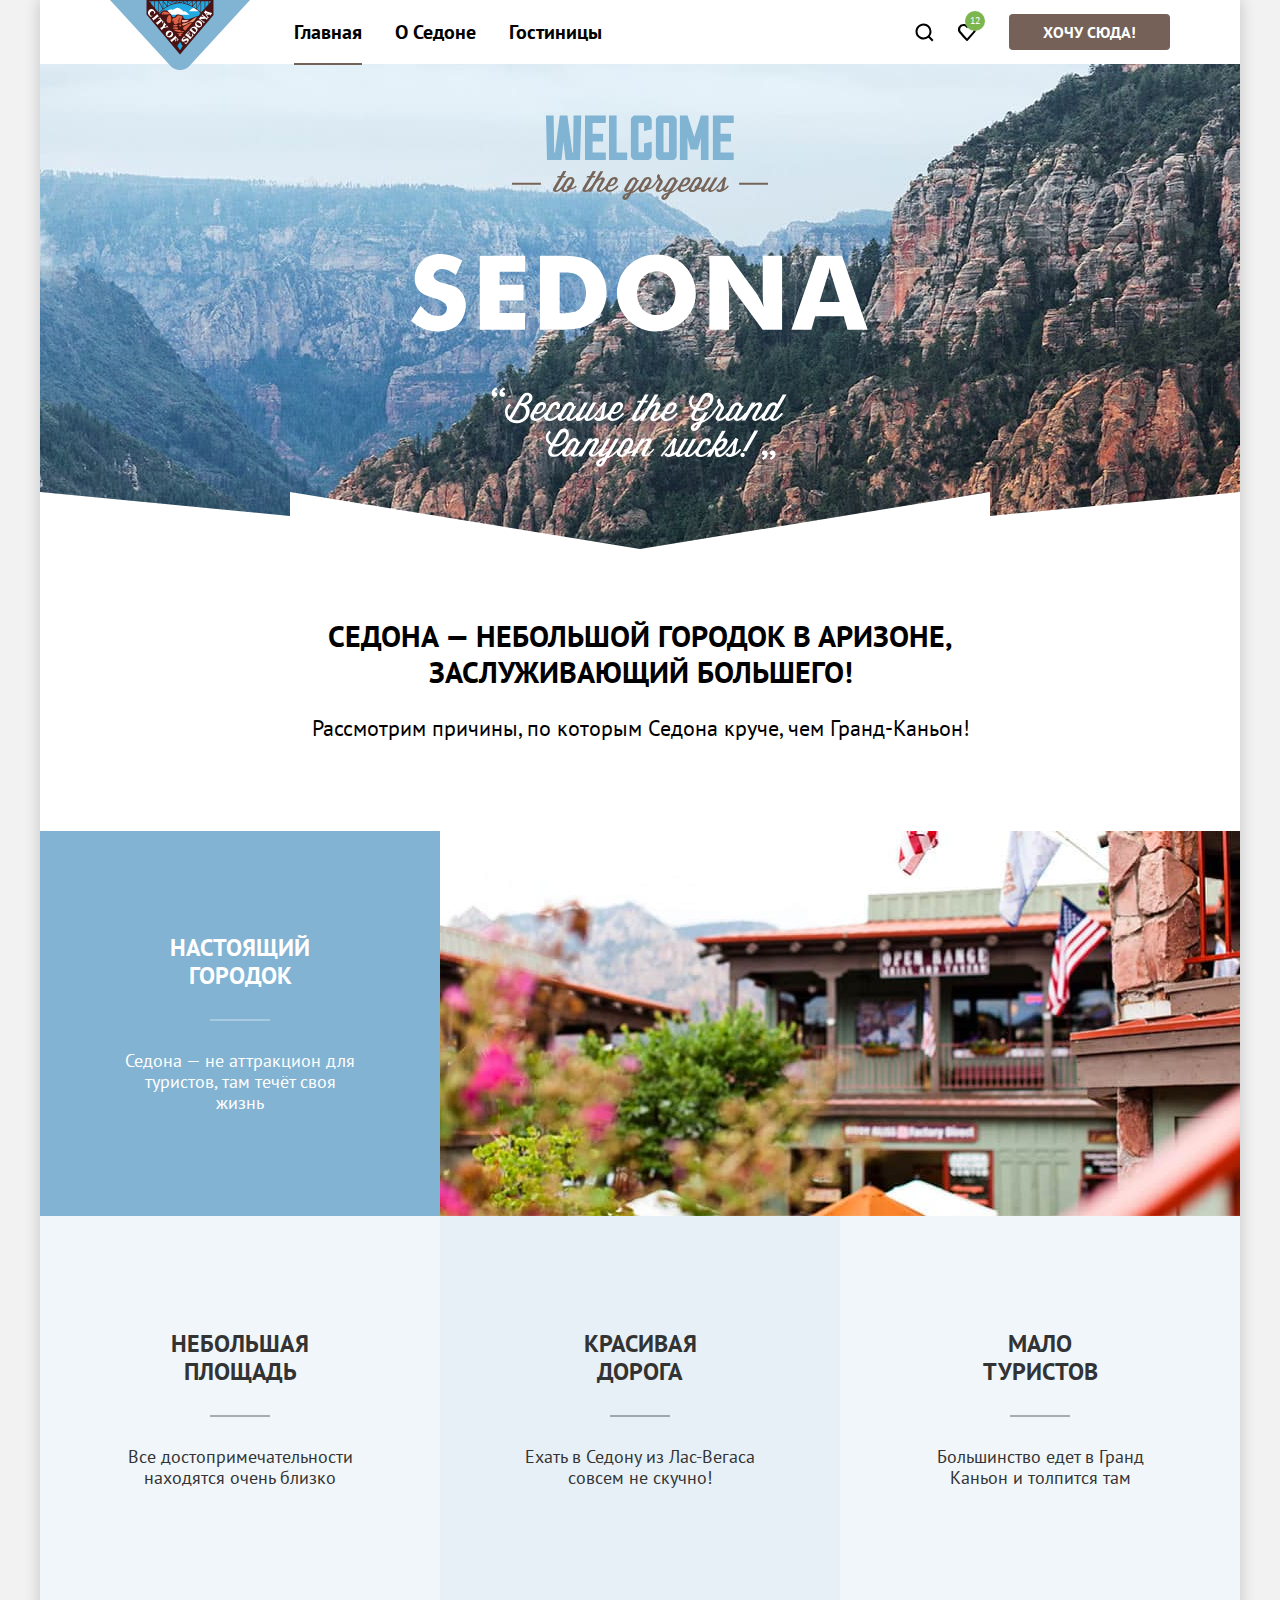
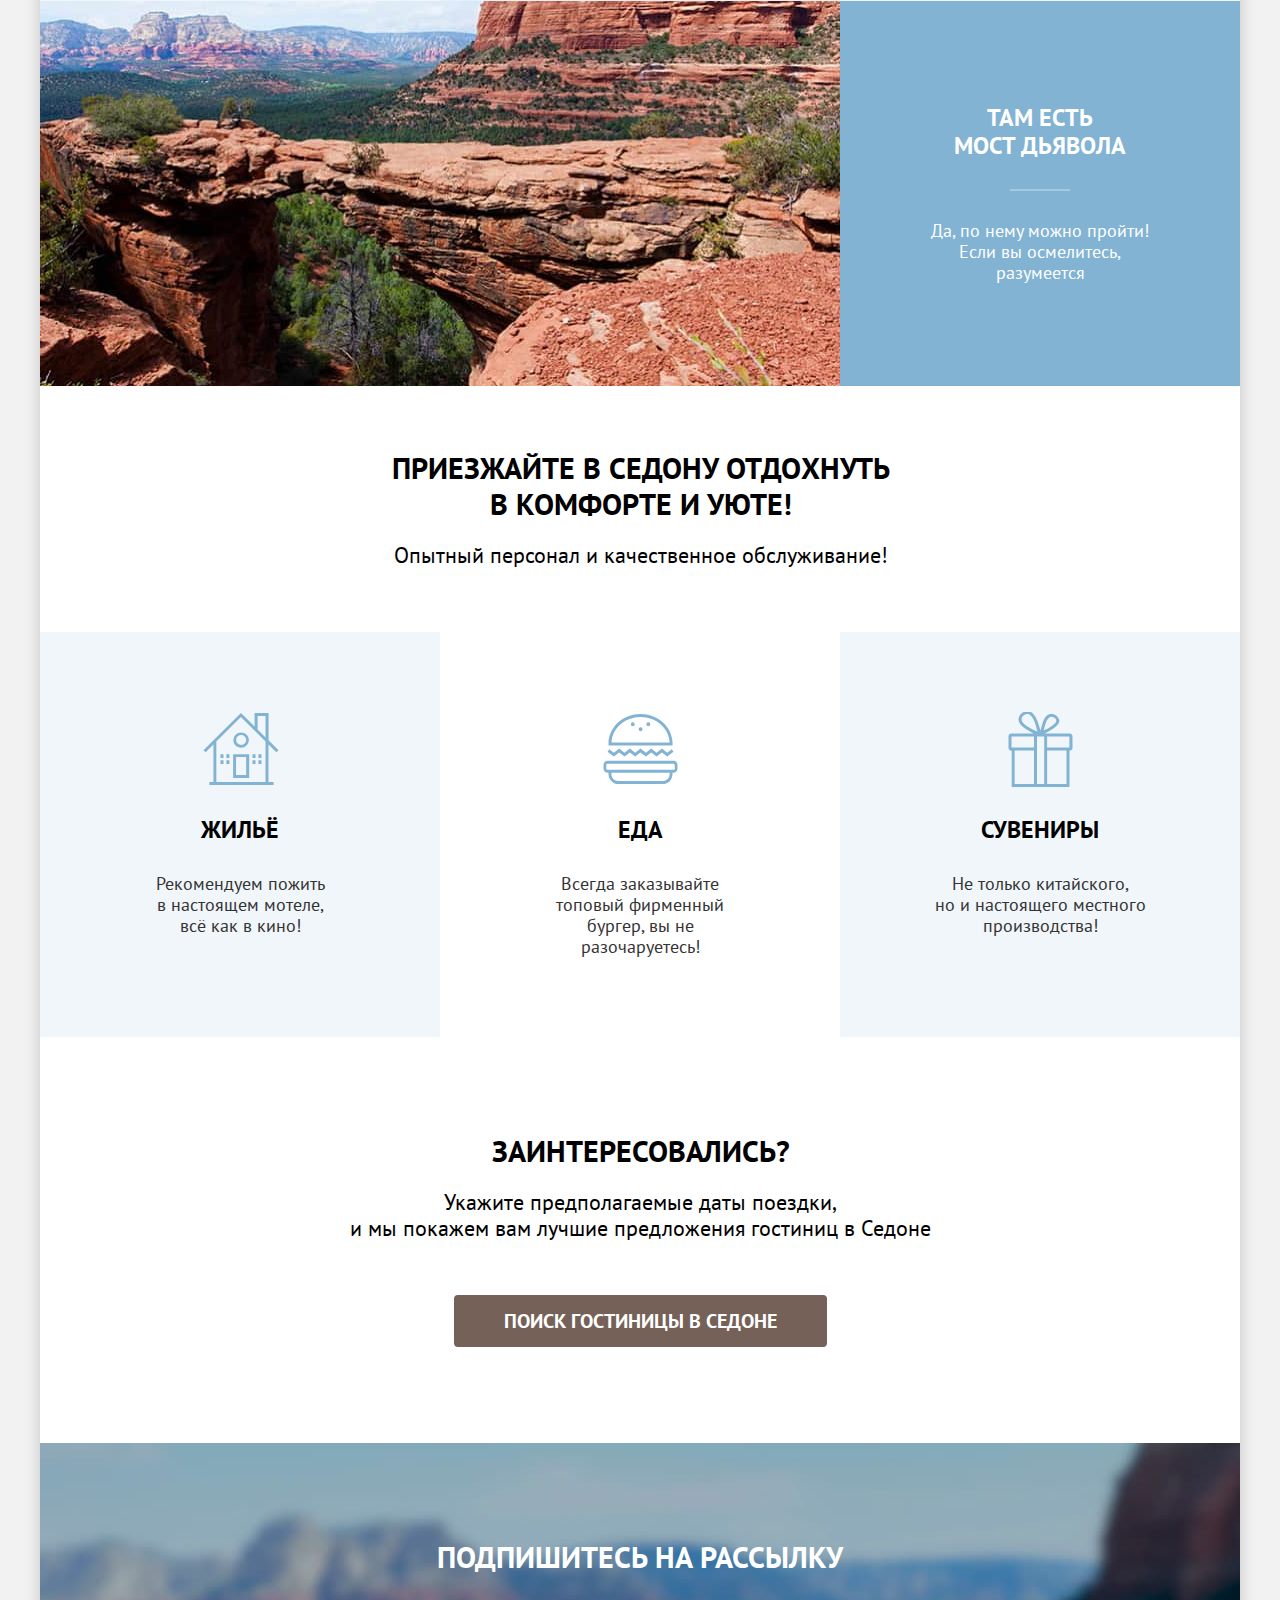
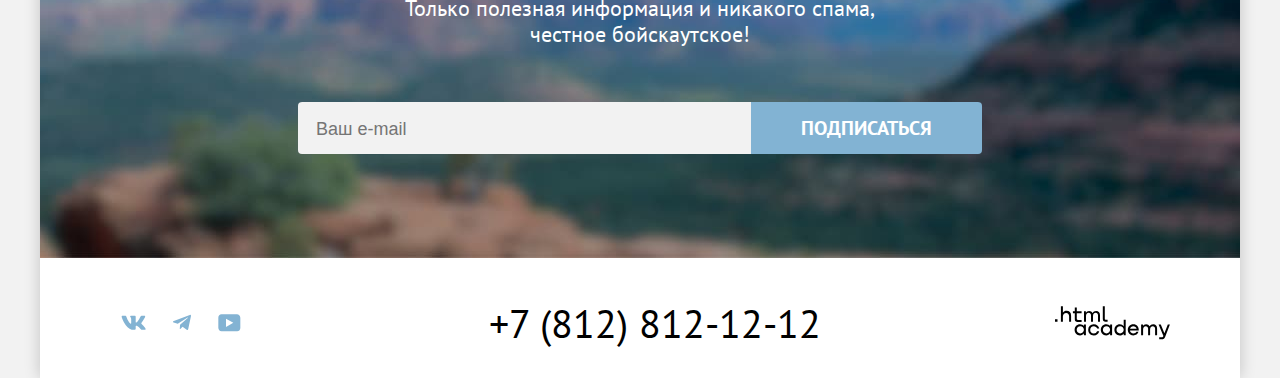
<file: index.html>
<!DOCTYPE html>
<html lang="ru">
  <head>
    <meta charset="utf-8">
    <title>HTML Academy: Седона</title>
    <link rel="icon" href="favicon.ico">
    <link rel="icon" type="image/png" href="favicon.png">
    <link rel="stylesheet" href="styles/styles.css">
  </head>
  <body>

    <div class="wrapper">

      <header class="main-header" data-text="header">
        <div class="main-header__container">

          <a class="navigation__logo">
            <img class="main-header__logo" src="images/logo.svg" alt="Логотип города Седона." width="140" height="70">
          </a>

          <nav class="navigation">
            <ul class="navigation__list">
              <li class="navigation__item navigation__item-active">
                <a class="navigation__link" href="#">Главная</a>
              </li>
              <li class="navigation__item">
                <a class="navigation__link" href="#">О Седоне</a>
              </li>
              <li class="navigation__item">
                <a class="navigation__link" href="catalog.html">Гостиницы</a>
              </li>
            </ul>

            <ul class="navigation__list navigation__user">
              <li class="navigation__item">
                <a class="navigation__link navigation__link-search" href="#">
                  <span class="visually-hidden">Поиск</span>
                </a>
              </li>
              <li class="navigation__item">
                <a class="navigation__link navigation__link-favorite" href="#" >
                  <span class="navigation__favorite">12</span>
                  <span class="visually-hidden">Избранное</span>
                </a>
              </li>
            </ul>

            <button class="main-header__button button" type="button">Хочу сюда!</button>
          </nav>
        </div>
      </header>

      <main class="main-index" data-test="main">

        <section class="welcome" data-test="hero">
          <div class="welcome__container">
            <h1 class="visually-hidden">Welcome to Sedona</h1>
            <img class="welcome__img-text" src="images/welcome.svg" alt="Welcome to the gorgeous Sedona, because the Grand Canyon sucks!" width="458" height="352">
          </div>
        </section>

        <section class="suggestion">
          <div class="suggestion__container">
            <h2 class="suggestion__title">Седона — небольшой городок в Аризоне, заслуживающий большего!</h2>
            <p class="suggestion__text">Рассмотрим причины, по которым Седона круче, чем Гранд-Каньон!</p>
          </div>
        </section>

        <section class="advantages" data-test="advantages">
          <div class="advantages__container">

            <h2 class="visually-hidden">Преимущества</h2>

            <ul class="advantages__list">
              <li class="advantages__item advantages__item1 advantages__item_long">
                <div class="advantages__content">
                  <h3 class="advantages__title">Настоящий городок</h3>
                  <p class="advantages__description">Седона — не аттракцион для туристов, там течёт своя жизнь</p>
                </div>
                <img class="advantages__image" src="images/advantages/city.jpg" alt="Здание банка и государственные флаги на фоне гор" width="800" height="384">
              </li>

              <li class="advantages__item advantages__item2">
                <h3 class="advantages__title">Небольшая площадь</h3>
                <p class="advantages__description">Все достопримечательности находятся очень близко</p>
              </li>

              <li class="advantages__item advantages__item3">
                <h3 class="advantages__title">Красивая дорога</h3>
                <p class="advantages__description">Ехать в Седону из Лас-Вегаса совсем не скучно!</p>
              </li>

              <li class="advantages__item advantages__item4">
                <h3 class="advantages__title">Мало туристов</h3>
                <p class="advantages__description">Большинство едет в Гранд Каньон и толпится там</p>
              </li>

              <li class="advantages__item advantages__item5 advantages__item_long">
                <div class="advantages__content">
                  <h3 class="advantages__title">Там есть <br> мост дьявола</h3>
                  <p class="advantages__description">Да, по нему можно пройти! Если вы осмелитесь, разумеется</p>
                </div>
                <img class="advantages__image" src="images/advantages/bridge.jpg" alt="Вид на естественный каменный мост" width="800" height="384">
              </li>
            </ul>

          </div>
        </section>

        <section class="suggestion" data-test="service">
          <div class="suggestion__container suggestion__container2">
            <h2 class="suggestion__title">Приезжайте в Седону отдохнуть <br> в комфорте и уюте!</h2>
            <p class="suggestion__text">Опытный персонал и качественное обслуживание!</p>
          </div>
        </section>

        <section class="opportunities" data-test="service">
          <div class="opportunities__container">
            <h2 class="visually-hidden">Возможности</h2>
            <ul class="opportunities__list">
              <li class="opportunities__item opportunities__item1">
                <h3 class="opportunities__title">Жильё</h3>
                <p class="opportunities__text">Рекомендуем пожить<br> в настоящем мотеле,<br> всё как в кино!</p>
              </li>
              <li class="opportunities__item opportunities__item2">
                <h3 class="opportunities__title">Еда</h3>
                <p class="opportunities__text">Всегда заказывайте<br> топовый фирменный бургер, вы не разочаруетесь!</p>
              </li>
              <li class="opportunities__item opportunities__item3">
                <h3 class="opportunities__title">Сувениры</h3>
                <p class="opportunities__text">Не только китайского,<br> но и настоящего местного производства!</p>
              </li>
            </ul>
          </div>
        </section>

        <section class="search" data-test="search">
          <div class="search__container">
            <h2 class="search__title">Заинтересовались?</h2>
            <p class="search__text">Укажите предполагаемые даты поездки,<br> и мы покажем вам лучшие предложения гостиниц в Седоне</p>
            <button class="search__button button" type="button">ПОИСК ГОСТИНИЦЫ В седоне</button>
          </div>
        </section>

        <section class="subscribe" data-test="subscribe">
          <div class="subscribe__container">
            <h2 class="subscribe__title">Подпишитесь на рассылку</h2>
            <p class="subscribe__text">Только полезная информация и никакого спама, <br> честное бойскаутское!</p>
            <form class="subscribe__form" action="https://echo.htmlacademy.ru/" method="post">
              <label for="email-subscribe" class="visually-hidden">Введите вашу почту</label>
              <input type="email" id="email-subscribe" name="email-for-subscribe" placeholder="Ваш e-mail" required>
              <button class="subscribe__button button" type="submit">Подписаться</button>
            </form>
          </div>
        </section>

      </main>

      <footer class="main-footer" data-test="footer">
        <div class="main-footer__container">

          <h2 class="visually-hidden">Ссылки на социальные сети</h2>
          <ul class="social__list">
            <li class="social__item">
              <a class="social__link social__link-vk" href="https://vk.com/htmlacademy">
                <svg xmlns="http://www.w3.org/2000/svg" width="25" height="15" viewBox="0 0 25 15" fill="#83B3D3" aria-hidden="true" focusable="false"><path fill-rule="evenodd" d="M24.12 1.8c.16-.54 0-.94-.8-.94H20.7c-.67 0-.98.34-1.15.73 0 0-1.33 3.2-3.22 5.27-.61.6-.9.8-1.23.8-.16 0-.41-.2-.41-.75v-5.1c0-.66-.19-.95-.74-.95H9.82c-.42 0-.67.3-.67.59 0 .62.95.76 1.04 2.51v3.8c0 .83-.15.98-.48.98-.9 0-3.06-3.2-4.34-6.88-.25-.72-.5-1-1.18-1H1.57c-.75 0-.9.34-.9.73 0 .68.89 4.07 4.14 8.55 2.17 3.06 5.23 4.72 8 4.72 1.68 0 1.88-.37 1.88-1v-2.32c0-.74.16-.88.7-.88.38 0 1.05.19 2.6 1.66 1.79 1.75 2.08 2.54 3.08 2.54h2.63c.75 0 1.12-.37.9-1.1-.23-.72-1.08-1.77-2.2-3.02-.62-.71-1.54-1.48-1.82-1.86-.39-.5-.28-.71 0-1.15 0 0 3.2-4.42 3.54-5.93Z" clip-rule="evenodd"/></svg>
                <span class="visually-hidden">Перейти в Вконтакте</span>
              </a>
            </li>
            <li class="social__item">
              <a class="social__link social__link-telegram" href="https://t.me/htmlacademy">
                <svg xmlns="http://www.w3.org/2000/svg" width="18" height="17" viewBox="0 0 18 17" fill="#83B3D3" aria-hidden="true" focusable="false"><path d="M16.79.96.84 7.1c-1.09.44-1.08 1.05-.2 1.32l4.1 1.28 9.47-5.98c.44-.27.85-.13.52.17l-7.68 6.93-.28 4.22c.41 0 .6-.2.83-.41l1.99-1.94 4.13 3.06c.77.42 1.31.2 1.5-.71l2.72-12.8c.28-1.1-.43-1.61-1.16-1.28Z"/></svg>
                <span class="visually-hidden">Перейти в Телеграм</span>
              </a>
            </li>
            <li class="social__item">
              <a class="social__link social__link-youtube" href="https://www.youtube.com/user/htmlacademyru">
                <svg xmlns="http://www.w3.org/2000/svg" width="23" height="18" viewBox="0 0 23 18" fill="#83B3D3" aria-hidden="true" focusable="false"><path d="M18.94.36H3.51C1.65.36.33 1.95.33 3.76v10.09c0 1.91 1.32 3.5 3.18 3.5h15.65c1.64 0 3.17-1.59 3.17-3.4V3.76c-.22-1.8-1.53-3.4-3.39-3.4ZM7.99 12.89V4.82l7.34 4.04-7.34 4.03Z"/></svg>
                <span class="visually-hidden">Перейти в Youtube</span>
              </a>
            </li>
          </ul>


          <a class="main-footer__phone" href="tel:+78128121212">+7 (812) 812-12-12</a>

          <a class="main-footer__link" href="https://htmlacademy.ru/" aria-label="Перейти на сайт htmlacademy">
            <svg class="main-footer__html-logo" xmlns="http://www.w3.org/2000/svg" width="115" height="34" viewBox="0 0 115 34" fill="#000" aria-hidden="true" focusable="false"><path d="M0 13.26v2.6h2.5v-2.6H0ZM11.6 4.86c-1.6 0-2.8.7-3.6 1.7h-.1V.36h-2v15.5h2v-5.3c0-2.1 1.3-3.6 3.3-3.6 1.8 0 2.9 1.4 2.9 3.2v5.7h2v-6.1c.1-3-1.8-4.9-4.5-4.9ZM26.6 5.16h-4.8v-3.7h-2v3.8h-1.9v2h1.9v6c0 1.7 1 2.7 2.7 2.7h4.1v-2h-3.7c-.7 0-1.1-.4-1.1-1.1v-5.7h4.8v-2ZM41.1 4.96c-1.6 0-2.9.8-3.5 2.1h-.1c-.6-1.2-1.8-2.1-3.4-2.1-1.4 0-2.5.8-3.1 1.8h-.1v-1.6H29v10.6h2v-5.4c0-2 1-3.5 2.6-3.5 1.5 0 2.4 1 2.4 2.6v6.3h2v-5.6c0-2.4 1.4-3.3 2.6-3.3 1.5 0 2.4 1 2.4 2.6v6.3h2v-6.5c.1-2.5-1.4-4.3-3.9-4.3ZM47.8 13.06c0 1.7 1 2.7 2.8 2.7h2v-2h-1.7c-.7 0-1.1-.4-1.1-1.1V.36h-2v12.7ZM28.9 20.06c-.9-1.1-2.2-1.8-3.9-1.8-3.1 0-5.4 2.3-5.4 5.6s2.3 5.6 5.4 5.6c1.8 0 3-.8 3.8-1.9h.1v1.6h2v-10.6h-2v1.5Zm-3.6 7.4c-2.2 0-3.6-1.6-3.6-3.6s1.4-3.6 3.6-3.6 3.6 1.6 3.6 3.6c0 1.9-1.4 3.6-3.6 3.6ZM44.2 22.36c-.5-2.4-2.6-4.1-5.4-4.1a5.4 5.4 0 0 0-5.6 5.6c0 3.1 2.2 5.6 5.6 5.6 2.8 0 4.9-1.8 5.4-4.2h-2.1a3.4 3.4 0 0 1-3.3 2.3c-2.2 0-3.6-1.6-3.6-3.6s1.4-3.6 3.6-3.6c1.6 0 2.8 1 3.3 2.2h2.1v-.2ZM55.1 20.06c-.9-1.1-2.2-1.8-3.9-1.8-3.1 0-5.4 2.3-5.4 5.6s2.3 5.6 5.4 5.6c1.8 0 3-.8 3.8-1.9h.1v1.6h2v-10.6h-2v1.5Zm-3.6 7.4c-2.2 0-3.6-1.6-3.6-3.6s1.4-3.6 3.6-3.6 3.6 1.6 3.6 3.6c0 1.9-1.5 3.6-3.6 3.6ZM68.7 20.16c-.9-1.1-2.2-1.9-3.9-1.9-3.1 0-5.4 2.3-5.4 5.6s2.2 5.6 5.4 5.6c1.7 0 3-.8 3.8-1.8h.1v1.5h2v-15.4h-2v6.4Zm-3.6 7.3c-2.2 0-3.6-1.6-3.6-3.6s1.4-3.6 3.6-3.6 3.6 1.6 3.6 3.6c-.1 2-1.5 3.6-3.6 3.6ZM78.3 18.26c-3.3 0-5.5 2.5-5.5 5.6 0 3 2.1 5.6 5.5 5.6 2.5 0 4.5-1.3 5.2-3.6h-2.1c-.5 1-1.6 1.6-3 1.6-1.9 0-3.3-1.3-3.4-2.9h8.8c.2-3.6-2-6.3-5.5-6.3Zm0 1.9c1.7 0 3 1 3.3 2.6h-6.5c.3-1.5 1.5-2.6 3.2-2.6ZM98.2 18.26c-1.6 0-2.9.8-3.6 2h-.1c-.6-1.2-1.8-2-3.4-2-1.4 0-2.5.7-3.1 1.8v-1.5h-1.9v10.6h2v-5.4c0-2 1-3.4 2.6-3.5 1.5 0 2.4 1 2.4 2.6v6.3h2v-5.6c0-2.4 1.4-3.3 2.6-3.3 1.5 0 2.4 1 2.4 2.6v6.3h2v-6.5c.1-2.6-1.4-4.4-3.9-4.4ZM109.4 27.36l-3.6-8.9h-2.2l4.8 11.6c-.3.9-.7 1.2-1.7 1.2h-2.5v2h2.5c1.8 0 2.8-.8 3.5-2.6l4.7-12.2h-2.1l-3.4 8.9Z"/></svg>
          </a>

        </div>
      </footer>

    </div>

    <div class="modal-container modal-container-close">

      <div class="modal modal-search">

        <button class="modal-search__button-close" type="button">
          <span class="visually-hidden">Закрыть окно поиска</span>
        </button>

        <section class="modal-search__content">

          <h2 class="modal-search__title">Поиск гостиницы в Седоне</h2>

          <form class="form-search" action="https://echo.htmlacademy.ru/" method="get">

              <label class="form-search__label form-search__label-arrival" for="arrival-date">Дата Заезда:</label>

              <div class="form-search__label-wrapper">
                <input class="form-search__input form-search__input-arrival" type="text" id="arrival-date" name="arrival-date" value="27 апреля 2020" placeholder="Укажите дату">
                <button class="form-search__button-input" type="button">
                  <span class="visually-hidden">Выбор даты</span>
                </button>
              </div>

              <span class="form-search-hint form-search__error">Мы не можем отправить вас в прошлое.</span>

              <label class="form-search__label form-search__label-departure" for="departure-date">Дата Выезда:</label>

              <div class="form-search__label-wrapper">
                <input class="form-search__input form-search__input-departure" type="text" id="departure-date" name="departure-date" value="1 сентября 2023" placeholder="Укажите дату">
                <button class="form-search__button-input" type="button">
                  <span class="visually-hidden">Выбор даты</span>
                </button>
              </div>

              <span class="form-search-hint">На эти даты есть свободные номера. Пока есть.</span>

              <label class="form-search__label form-search__label-adults" for="adults-quantity">Взрослые:</label>

              <div class="form-search__input-adults-wrapper">
                <button class="button-input button-minus button-adults-quantity-minus" type="button">
                  <span class="visually-hidden">уменьшить количество взрослых</span>
                </button>
                <input class="form-search__input form-search__input-adults" type="number" id="adults-quantity" name="adults-quantity" value="2">
                <button class="button-input button-plus button-adults-quantity-plus" type="button">
                  <span class="visually-hidden">Увеличить количество взрослых</span>
                </button>
              </div>

              <span class="form-label">
                <label class="form-search__label form-search__label-children" for="children-quantity">Дети:</label>
                <span class="tooltip">
                  <button class="tooltip-toggle" type="button" aria-labelledby="tooltip-label-date"></button>
                  <span class="tolltip-text" role="tooltip" id="tooltip-label-date">Укажите количество детей, которые будут с вами, возраст которых от 6 до 18 лет. Дети до 6 лет размещаются бесплатно.</span>
                </span>
              </span>

              <div class="form-search__label-children-wrapper">
                <button class="button-input button-minus button-children-quantity-minus" type="button">
                  <span class="visually-hidden">Уменьшить колчиество детей</span>
                </button>
                <input class="form-search__input form-search__input-children" type="number" id="children-quantity" name="children-quantity" value="2">
                <button class="button-input button-plus button-children-quantity-plus" type="button">
                  <span class="visually-hidden">Увеличить количество детей</span>
                </button>
              </div>

            <button class="button form-search__button-submit" type="submit">Найти</button>
          </form>
        </section>

      </div>

    </div>

    <script src="scripts/scripts.js"></script>
  </body>
</html>
</file>
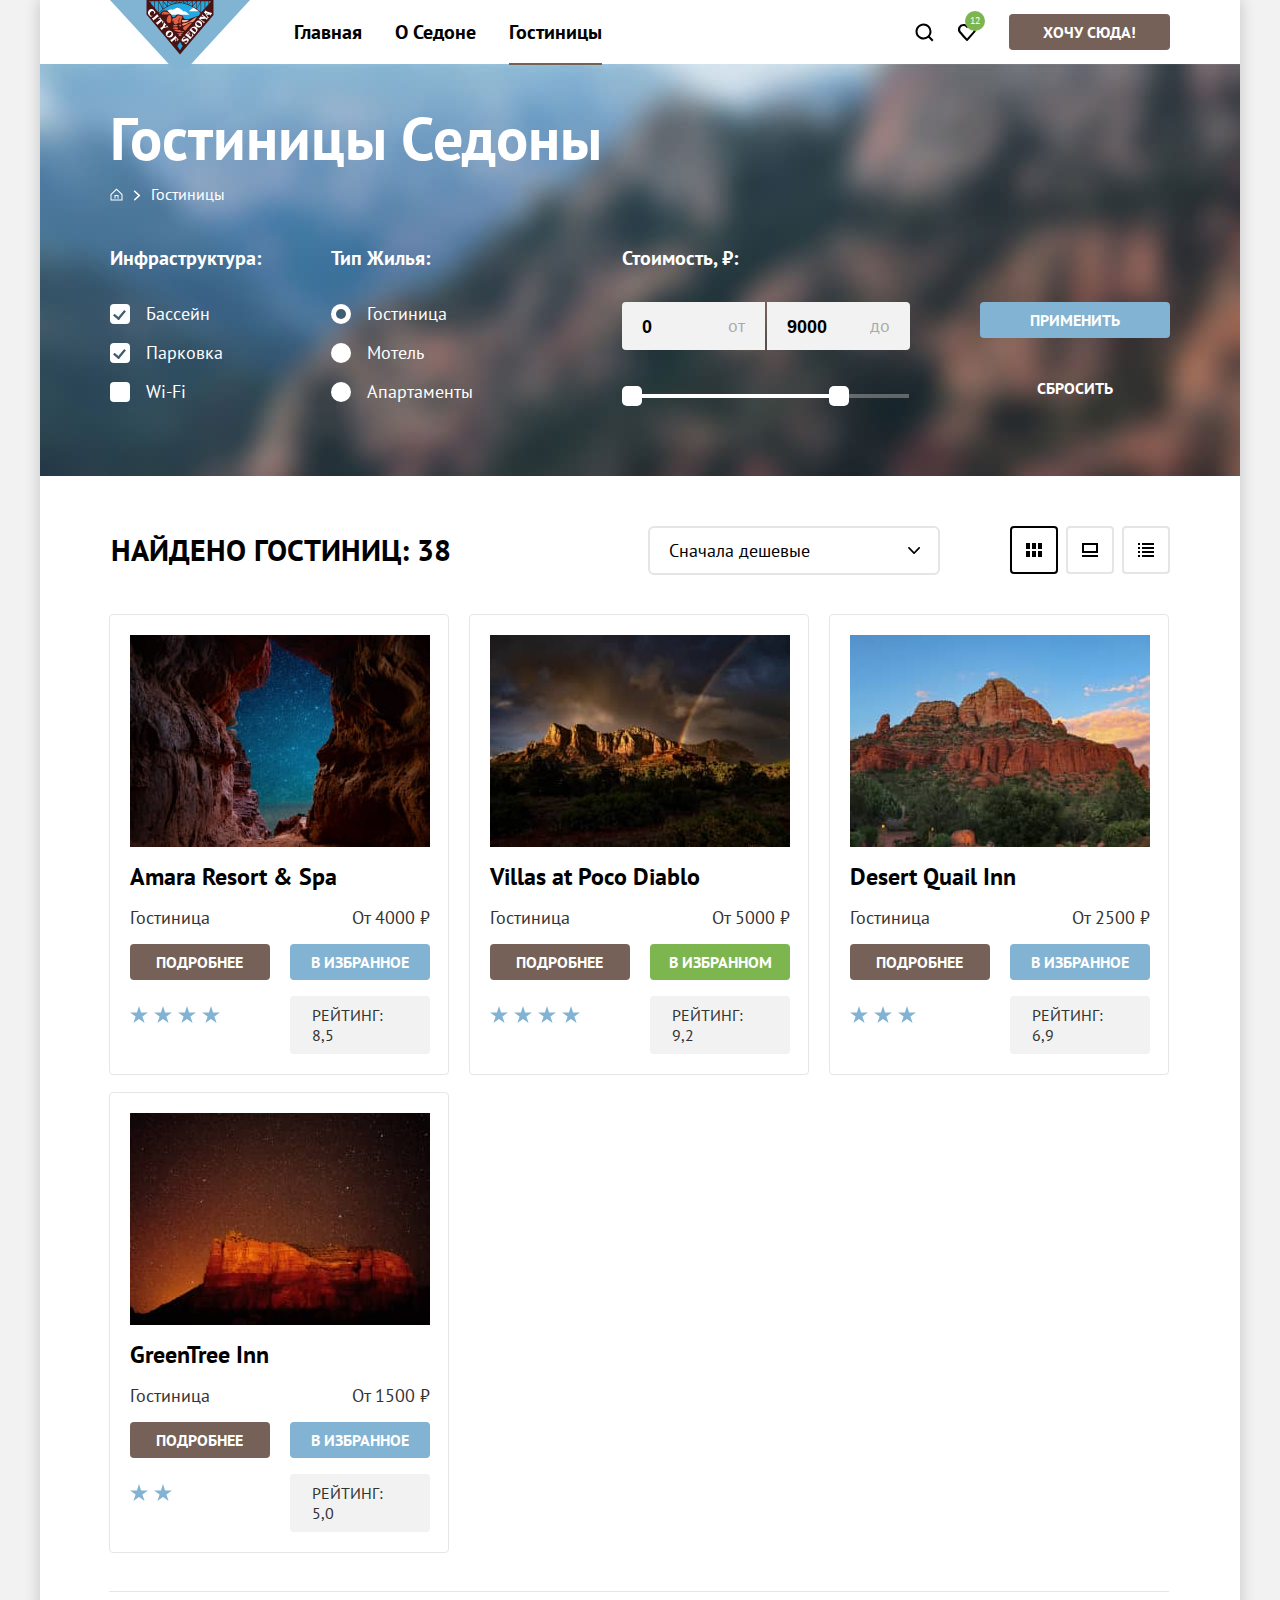
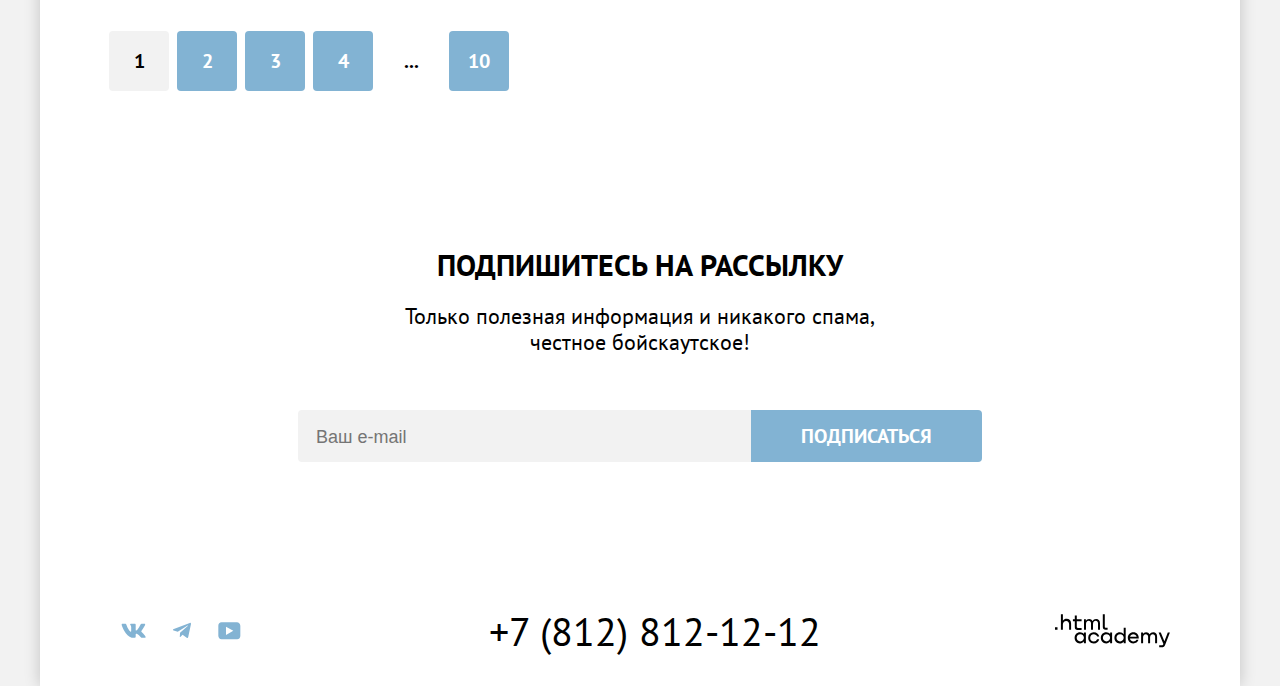
<file: catalog.html>
<!DOCTYPE html>
<html lang="ru">
  <head>
    <meta charset="utf-8">
    <title>Гостиницы Седоны</title>
    <link rel="icon" href="favicon.ico">
    <link rel="icon" type="image/png" href="favicon.png">
    <link rel="stylesheet" href="styles/styles.css">
  </head>
  <body>

    <div class="wrapper">

      <header class="main-header" data-text="header">
        <div class="main-header__container">

          <a class="navigation__logo" href="index.html">
            <img class="main-header__logo" src="images/logo.svg" alt="Логотип города Седона." width="140" height="70">
          </a>

          <nav class="navigation">
            <ul class="navigation__list">
              <li class="navigation__item">
                <a class="navigation__link" href="index.html">Главная</a>
              </li>
              <li class="navigation__item">
                <a class="navigation__link" href="#">О Седоне</a>
              </li>
              <li class="navigation__item navigation__item-active">
                <a class="navigation__link" href="#">Гостиницы</a>
              </li>
            </ul>

            <ul class="navigation__list navigation__user">
              <li class="navigation__item">
                <a class="navigation__link navigation__link-search" href="#">
                  <span class="visually-hidden">Поиск</span>
                </a>
              </li>
              <li class="navigation__item">
                <a class="navigation__link navigation__link-favorite" href="#" >
                  <span class="navigation__favorite">12</span>
                  <span class="visually-hidden">Избранное</span>
                </a>
              </li>
            </ul>

            <button class="main-header__button button" type="button">Хочу сюда!</button>
          </nav>
        </div>
      </header>

      <main class="main-catalog" data-test="main">

        <section class="filter" data-test="filter">
          <div class="filter__container">

            <h1 class="filter__title">Гостиницы Седоны</h1>

            <ul class="breadcrumbs">
              <li class="breadcrumbs__item">
                <a class="breadcrumbs__link breadcrumbs__link-home" href="index.html">
                  <span class="visually-hidden">Главная</span>
                </a>
              </li>
              <li class="breadcrumbs__item breadcrumbs__link-hotels">
                <a class="breadcrumbs__link">Гостиницы</a>
              </li>
            </ul>

            <form class="filters" action="https://echo.htmlacademy.ru/" method="get">

              <fieldset class="filters__group filters__group-infrastructure">
                <legend class="filters__title">Инфраструктура:</legend>
                <ul class="filters__list">
                  <li class="filters__item">
                    <label class="control">
                      <input class="control__input visually-hidden" type="checkbox" name="swimming-pool" checked>
                      <span class="control-mark"></span>
                      <span class="control-label">Бассейн</span>
                    </label>
                  </li>
                  <li class="filters__item">
                    <label class="control">
                      <input class="control__input visually-hidden" type="checkbox" name="parking" checked>
                      <span class="control-mark"></span>
                      <span class="control-label">Парковка</span>
                    </label>
                  </li>
                  <li class="filters__item">
                    <label class="control">
                      <input class="control__input visually-hidden" type="checkbox" name="wifi">
                      <span class="control-mark"></span>
                      <span class="control-label">Wi-Fi</span>
                    </label>
                  </li>
                </ul>
              </fieldset>

              <fieldset class="filters__group filters__group-type">
                <legend class="filters__title">Тип Жилья:</legend>
                <ul class="filters__list">
                  <li class="filters__item">
                    <label class="control">
                      <input class="control__input visually-hidden" type="radio" name="type-of-house" value="hotel" checked>
                      <span class="control-mark"></span>
                      <span class="control-label">Гостиница</span>
                    </label>
                  </li>
                  <li class="filters__item">
                    <label class="control">
                      <input class="control__input visually-hidden" type="radio" name="type-of-house" value="motel">
                      <span class="control-mark"></span>
                      <span class="control-label">Мотель</span>
                    </label>
                  </li>
                  <li class="filters__item">
                    <label class="control">
                      <input class="control__input visually-hidden" type="radio" name="type-of-house" value="apartment">
                      <span class="control-mark"></span>
                      <span class="control-label">Апартаменты</span>
                    </label>
                  </li>
                </ul>
              </fieldset>

              <fieldset class="filters__group filters__group-price">
                <legend class="filters__title">Стоимость, ₽:</legend>
                <p class="filters__price-group">
                  <input type="number" id="price-from" name="price-from" value="0">
                  <label for="price-from">от</label>
                  <input type="number" id="price-to" name="price-to" value="9000">
                  <label for="price-to">до</label>
                </p>
                <div class="range">
                  <div class="range-scale">
                    <div class="range-bar" style="left: 0; width: 226px;">
                      <button class="range-toggle toggle-min" type="button">
                        <span class="visually-hidden">Изменить минимальную цену</span>
                      </button>
                      <button class="range-toggle toggle-max" type="button">
                        <span class="visually-hidden">Изменить максимальную цену</span>
                      </button>
                    </div>
                  </div>
                </div>
              </fieldset>

              <div class="filters__group-buttons">
                <button class="filters__button button" type="submit">Применить</button>
                <button class="filters__button filters__button-transparent button" type="reset">Сбросить</button>
              </div>
            </form>

          </div>
        </section>

        <section class="gallery-hotels" data-test="catalog">
          <div class="gallery-hotels__container">

            <div class="sorting">
              <h2 class="sorting__title">Найдено гостиниц: <span class="sorting__count">38</span></h2>
              <select class="select-control" aria-label="Сортировка">
                <option value="popular">Сначала популярное</option>
                <option value="cheap" selected>Сначала дешевые</option>
                <option value="expensive">Сначала дорогие</option>
              </select>
              <ul class="sorting__list">
                <li class="sorting__item sorting__item-active">
                  <button class="sorting__button sorting__button-grid" aria-label="Показать сеткой" type="button"></button>
                </li>
                <li class="sorting__item">
                  <button class="sorting__button sorting__button-card" aria-label="Показать в виде карточек" type="button"></button>
                </li>
                <li class="sorting__item">
                  <button class="sorting__button sorting__button-list" aria-label="Показать списком" type="button"></button>
                </li>
              </ul>
            </div>

            <ul class="catalog-hotels__list">
              <li class="catalog-hotels__item">
                <a class="catalog-hotels__image-link" href="#" tabindex="-1">
                  <img class="catalog-hotels__image" src="images/hotels/amara-resort-spa.jpg" alt="Вид на звездное небо из пещеры." width="300" height="212">
                </a>
                <a class="catalog-hotels__title-link" href="#" tabindex="-1">
                  <h3 class="catalog-hotels__title">Amara Resort & Spa</h3>
                </a>
                <span class="catalog-hotels__type-house">Гостиница</span>
                <span class="catalog-hotels__price">От 4000 ₽</span>
                <a class="link-more catalog__button button" href="#">подробнее</a>
                <button class="button-favorite catalog__button button" type="button">в избранное</button>
                <span class="stars catalog__button stars4"></span>
                <span class="rating catalog__button button">Рейтинг: 8,5</span>
              </li>

              <li class="catalog-hotels__item">
                <a class="catalog-hotels__image-link" href="#" tabindex="-1">
                  <img class="catalog-hotels__image" src="images/hotels/villas-at-poco-diablo.jpg" alt="Гора в лучах вечернего солнца после дождя." width="300" height="212">
                </a>
                <a class="catalog-hotels__title-link" href="#" tabindex="-1">
                  <h3 class="catalog-hotels__title">Villas at Poco Diablo</h3>
                </a>
                <span class="catalog-hotels__type-house">Гостиница</span>
                <span class="catalog-hotels__price">От 5000 ₽</span>
                <a class="link-more catalog__button button" href="#">подробнее</a>
                <button class="button-favorite catalog__button button-favorite-added button" type="button">в избранном</button>
                <span class="stars catalog__button stars4"></span>
                <span class="rating catalog__button button">Рейтинг: 9,2</span>
              </li>

              <li class="catalog-hotels__item">
                <a class="catalog-hotels__image-link" href="#" tabindex="-1">
                  <img class="catalog-hotels__image" src="images/hotels/desert-quail-inn.jpg" alt="Ясное солнечное утро в горах." width="300" height="212">
                </a>
                <a class="catalog-hotels__title-link" href="#" tabindex="-1">
                  <h3 class="catalog-hotels__title">Desert Quail Inn</h3>
                </a>
                <span class="catalog-hotels__type-house">Гостиница</span>
                <span class="catalog-hotels__price">От 2500 ₽</span>
                <a class="link-more catalog__button button" href="#">подробнее</a>
                <button class="button-favorite catalog__button button" type="button">в избранное</button>
                <span class="stars catalog__button stars3"></span>
                <span class="rating catalog__button button">Рейтинг: 6,9</span>
              </li>

              <li class="catalog-hotels__item">
                <a class="catalog-hotels__image-link" href="#" tabindex="-1">
                  <img class="catalog-hotels__image" src="images/hotels/greentree-inn.jpg" alt="Первые звезды после заката в горах." width="300" height="212">
                </a>
                <a class="catalog-hotels__title-link" href="#" tabindex="-1">
                  <h3 class="catalog-hotels__title">GreenTree Inn</h3>
                </a>
                <span class="catalog-hotels__type-house">Гостиница</span>
                <span class="catalog-hotels__price">От 1500 ₽</span>
                <a class="link-more catalog__button button" href="#">подробнее</a>
                <button class="button-favorite catalog__button button" type="button">в избранное</button>
                <span class="stars catalog__button stars2"></span>
                <span class="rating catalog__button button">Рейтинг: 5,0</span>
              </li>
            </ul>

            <ul class="pagination">
              <li class="pagination__item pagination__item-current">
                <button class="pagination__button" type="button">1</button>
              </li>
              <li class="pagination__item">
                <button class="pagination__button" type="button">2</button>
              </li>
              <li class="pagination__item">
                <button class="pagination__button" type="button">3</button>
              </li>
              <li class="pagination__item">
                <button class="pagination__button" type="button">4</button>
              </li>
              <li class="pagination__item pagination__item-more">
                <button class="pagination__button" type="button">...</button>
              </li>
              <li class="pagination__item">
                <button class="pagination__button" type="button">10</button>
              </li>
            </ul>

          </div>
        </section>

        <section class="subscribe" data-test="subscribe">
          <div class="subscribe__container subscribe__container-catalog">
            <h2 class="subscribe__title subscribe__title-catalog">Подпишитесь на рассылку</h2>
            <p class="subscribe__text subscribe__text-catalog">Только полезная информация и никакого спама,<br> честное бойскаутское!</p>
            <form class="subscribe__form subscribe__form-catalog" action="https://echo.htmlacademy.ru/" method="post">
              <label for="email-subscribe" class="visually-hidden">Введите вашу почту</label>
              <input type="email" id="email-subscribe" name="email-for-subscribe" placeholder="Ваш e-mail" required>
              <button class="subscribe__button button" type="submit">Подписаться</button>
            </form>
          </div>
        </section>

      </main>

      <footer class="main-footer" data-test="footer">
        <div class="main-footer__container">

          <h2 class="visually-hidden">Ссылки на социальные сети</h2>
          <ul class="social__list">
            <li class="social__item">
              <a class="social__link social__link-vk" href="https://vk.com/htmlacademy">
                <svg xmlns="http://www.w3.org/2000/svg" width="25" height="15" viewBox="0 0 25 15" fill="#83B3D3" aria-hidden="true" focusable="false"><path fill-rule="evenodd" d="M24.12 1.8c.16-.54 0-.94-.8-.94H20.7c-.67 0-.98.34-1.15.73 0 0-1.33 3.2-3.22 5.27-.61.6-.9.8-1.23.8-.16 0-.41-.2-.41-.75v-5.1c0-.66-.19-.95-.74-.95H9.82c-.42 0-.67.3-.67.59 0 .62.95.76 1.04 2.51v3.8c0 .83-.15.98-.48.98-.9 0-3.06-3.2-4.34-6.88-.25-.72-.5-1-1.18-1H1.57c-.75 0-.9.34-.9.73 0 .68.89 4.07 4.14 8.55 2.17 3.06 5.23 4.72 8 4.72 1.68 0 1.88-.37 1.88-1v-2.32c0-.74.16-.88.7-.88.38 0 1.05.19 2.6 1.66 1.79 1.75 2.08 2.54 3.08 2.54h2.63c.75 0 1.12-.37.9-1.1-.23-.72-1.08-1.77-2.2-3.02-.62-.71-1.54-1.48-1.82-1.86-.39-.5-.28-.71 0-1.15 0 0 3.2-4.42 3.54-5.93Z" clip-rule="evenodd"/></svg>
                <span class="visually-hidden">Перейти в Вконтакте</span>
              </a>
            </li>
            <li class="social__item">
              <a class="social__link social__link-telegram" href="https://t.me/htmlacademy">
                <svg xmlns="http://www.w3.org/2000/svg" width="18" height="17" viewBox="0 0 18 17" fill="#83B3D3" aria-hidden="true" focusable="false"><path d="M16.79.96.84 7.1c-1.09.44-1.08 1.05-.2 1.32l4.1 1.28 9.47-5.98c.44-.27.85-.13.52.17l-7.68 6.93-.28 4.22c.41 0 .6-.2.83-.41l1.99-1.94 4.13 3.06c.77.42 1.31.2 1.5-.71l2.72-12.8c.28-1.1-.43-1.61-1.16-1.28Z"/></svg>
                <span class="visually-hidden">Перейти в Телеграм</span>
              </a>
            </li>
            <li class="social__item">
              <a class="social__link social__link-youtube" href="https://www.youtube.com/user/htmlacademyru">
                <svg xmlns="http://www.w3.org/2000/svg" width="23" height="18" viewBox="0 0 23 18" fill="#83B3D3" aria-hidden="true" focusable="false"><path d="M18.94.36H3.51C1.65.36.33 1.95.33 3.76v10.09c0 1.91 1.32 3.5 3.18 3.5h15.65c1.64 0 3.17-1.59 3.17-3.4V3.76c-.22-1.8-1.53-3.4-3.39-3.4ZM7.99 12.89V4.82l7.34 4.04-7.34 4.03Z"/></svg>
                <span class="visually-hidden">Перейти в Youtube</span>
              </a>
            </li>
          </ul>

          <a class="main-footer__phone" href="tel:+78128121212">+7 (812) 812-12-12</a>

          <a class="main-footer__link" href="https://htmlacademy.ru/" aria-label="Перейти на сайт htmlacademy">
            <svg class="main-footer__html-logo" xmlns="http://www.w3.org/2000/svg" width="115" height="34" viewBox="0 0 115 34" fill="#000" aria-hidden="true" focusable="false"><path d="M0 13.26v2.6h2.5v-2.6H0ZM11.6 4.86c-1.6 0-2.8.7-3.6 1.7h-.1V.36h-2v15.5h2v-5.3c0-2.1 1.3-3.6 3.3-3.6 1.8 0 2.9 1.4 2.9 3.2v5.7h2v-6.1c.1-3-1.8-4.9-4.5-4.9ZM26.6 5.16h-4.8v-3.7h-2v3.8h-1.9v2h1.9v6c0 1.7 1 2.7 2.7 2.7h4.1v-2h-3.7c-.7 0-1.1-.4-1.1-1.1v-5.7h4.8v-2ZM41.1 4.96c-1.6 0-2.9.8-3.5 2.1h-.1c-.6-1.2-1.8-2.1-3.4-2.1-1.4 0-2.5.8-3.1 1.8h-.1v-1.6H29v10.6h2v-5.4c0-2 1-3.5 2.6-3.5 1.5 0 2.4 1 2.4 2.6v6.3h2v-5.6c0-2.4 1.4-3.3 2.6-3.3 1.5 0 2.4 1 2.4 2.6v6.3h2v-6.5c.1-2.5-1.4-4.3-3.9-4.3ZM47.8 13.06c0 1.7 1 2.7 2.8 2.7h2v-2h-1.7c-.7 0-1.1-.4-1.1-1.1V.36h-2v12.7ZM28.9 20.06c-.9-1.1-2.2-1.8-3.9-1.8-3.1 0-5.4 2.3-5.4 5.6s2.3 5.6 5.4 5.6c1.8 0 3-.8 3.8-1.9h.1v1.6h2v-10.6h-2v1.5Zm-3.6 7.4c-2.2 0-3.6-1.6-3.6-3.6s1.4-3.6 3.6-3.6 3.6 1.6 3.6 3.6c0 1.9-1.4 3.6-3.6 3.6ZM44.2 22.36c-.5-2.4-2.6-4.1-5.4-4.1a5.4 5.4 0 0 0-5.6 5.6c0 3.1 2.2 5.6 5.6 5.6 2.8 0 4.9-1.8 5.4-4.2h-2.1a3.4 3.4 0 0 1-3.3 2.3c-2.2 0-3.6-1.6-3.6-3.6s1.4-3.6 3.6-3.6c1.6 0 2.8 1 3.3 2.2h2.1v-.2ZM55.1 20.06c-.9-1.1-2.2-1.8-3.9-1.8-3.1 0-5.4 2.3-5.4 5.6s2.3 5.6 5.4 5.6c1.8 0 3-.8 3.8-1.9h.1v1.6h2v-10.6h-2v1.5Zm-3.6 7.4c-2.2 0-3.6-1.6-3.6-3.6s1.4-3.6 3.6-3.6 3.6 1.6 3.6 3.6c0 1.9-1.5 3.6-3.6 3.6ZM68.7 20.16c-.9-1.1-2.2-1.9-3.9-1.9-3.1 0-5.4 2.3-5.4 5.6s2.2 5.6 5.4 5.6c1.7 0 3-.8 3.8-1.8h.1v1.5h2v-15.4h-2v6.4Zm-3.6 7.3c-2.2 0-3.6-1.6-3.6-3.6s1.4-3.6 3.6-3.6 3.6 1.6 3.6 3.6c-.1 2-1.5 3.6-3.6 3.6ZM78.3 18.26c-3.3 0-5.5 2.5-5.5 5.6 0 3 2.1 5.6 5.5 5.6 2.5 0 4.5-1.3 5.2-3.6h-2.1c-.5 1-1.6 1.6-3 1.6-1.9 0-3.3-1.3-3.4-2.9h8.8c.2-3.6-2-6.3-5.5-6.3Zm0 1.9c1.7 0 3 1 3.3 2.6h-6.5c.3-1.5 1.5-2.6 3.2-2.6ZM98.2 18.26c-1.6 0-2.9.8-3.6 2h-.1c-.6-1.2-1.8-2-3.4-2-1.4 0-2.5.7-3.1 1.8v-1.5h-1.9v10.6h2v-5.4c0-2 1-3.4 2.6-3.5 1.5 0 2.4 1 2.4 2.6v6.3h2v-5.6c0-2.4 1.4-3.3 2.6-3.3 1.5 0 2.4 1 2.4 2.6v6.3h2v-6.5c.1-2.6-1.4-4.4-3.9-4.4ZM109.4 27.36l-3.6-8.9h-2.2l4.8 11.6c-.3.9-.7 1.2-1.7 1.2h-2.5v2h2.5c1.8 0 2.8-.8 3.5-2.6l4.7-12.2h-2.1l-3.4 8.9Z"/></svg>
          </a>

        </div>
      </footer>
      <div class="modal-container modal-container-close">

        <div class="modal modal-search">

          <button class="modal-search__button-close" type="button">
            <span class="visually-hidden">Закрыть окно поиска</span>
          </button>

          <section class="modal-search__content">

            <h2 class="modal-search__title">Поиск гостиницы в Седоне</h2>

            <form class="form-search" action="https://echo.htmlacademy.ru/" method="get">

                <label class="form-search__label form-search__label-arrival" for="arrival-date">Дата Заезда:</label>

                <div class="form-search__label-wrapper">
                  <input class="form-search__input form-search__input-arrival" type="text" id="arrival-date" name="arrival-date" value="27 апреля 2020" placeholder="Укажите дату">
                  <button class="form-search__button-input" type="button">
                    <span class="visually-hidden">Выбор даты</span>
                  </button>
                </div>

                <span class="form-search-hint form-search__error">Мы не можем отправить вас в прошлое.</span>

                <label class="form-search__label form-search__label-departure" for="departure-date">Дата Выезда:</label>

                <div class="form-search__label-wrapper">
                  <input class="form-search__input form-search__input-departure" type="text" id="departure-date" name="departure-date" value="1 сентября 2023" placeholder="Укажите дату">
                  <button class="form-search__button-input" type="button">
                    <span class="visually-hidden">Выбор даты</span>
                  </button>
                </div>

                <span class="form-search-hint">На эти даты есть свободные номера. Пока есть.</span>

                <label class="form-search__label form-search__label-adults" for="adults-quantity">Взрослые:</label>

                <div class="form-search__input-adults-wrapper">
                  <button class="button-input button-minus button-adults-quantity-minus" type="button">
                    <span class="visually-hidden">уменьшить количество взрослых</span>
                  </button>
                  <input class="form-search__input form-search__input-adults" type="number" id="adults-quantity" name="adults-quantity" value="2">
                  <button class="button-input button-plus button-adults-quantity-plus" type="button">
                    <span class="visually-hidden">Увеличить количество взрослых</span>
                  </button>
                </div>

                <span class="form-label">
                  <label class="form-search__label form-search__label-children" for="children-quantity">Дети:</label>
                  <span class="tooltip">
                    <button class="tooltip-toggle" type="button" aria-labelledby="tooltip-label-date"></button>
                    <span class="tolltip-text" role="tooltip" id="tooltip-label-date">Укажите количество детей, которые будут с вами, возраст которых от 6 до 18 лет. Дети до 6 лет размещаются бесплатно.</span>
                  </span>
                </span>

                <div class="form-search__label-children-wrapper">
                  <button class="button-input button-minus button-children-quantity-minus" type="button">
                    <span class="visually-hidden">Уменьшить колчиество детей</span>
                  </button>
                  <input class="form-search__input form-search__input-children" type="number" id="children-quantity" name="children-quantity" value="2">
                  <button class="button-input button-plus button-children-quantity-plus" type="button">
                    <span class="visually-hidden">Увеличить количество детей</span>
                  </button>
                </div>

              <button class="button form-search__button-submit" type="submit">Найти</button>
            </form>
          </section>

        </div>

      </div>

      <script src="scripts/scripts.js"></script>
    </div>
  </body>
</html>
</file>
<file: styles/styles.css>
@font-face {
  font-family: "PT Sans";
  font-style: normal;
  font-weight: 400;
  src: url("../fonts/ptsans-400.woff2") format("woff2");
  font-display: swap;
}

@font-face {
  font-family: "PT Sans";
  font-style: normal;
  font-weight: 700;
  src: url("../fonts/ptsans-700.woff2") format("woff2");
  font-display: swap;
}

:root {
  --main-bg-color: #f2f2f2;
  --button-brown-still-active: #756157;
  --button-brown-hover-focus: #615048;
  --button-blue-still-active: #82b3d3;
  --button-blue-hover-focus: #68a2ca;
  --button-green-still-active: #7db54f;
  --button-green-hover-focus: #6c9e42;
  --button-find-still: #83b3d3;
  --button-disabled: #e5e5e5;
  --color-active: rgba(255, 255, 255, 0.3);
  --social-still: #83b3d3;
  --social-hover-focus: #68a2ca;
  --social-active: rgba(104, 162, 202, 0.3);
}

html {
  height: 100%;
}

body {
  height: 100%;
  margin: 0;
  font-family: "PT Sans", sans-serif;
  font-size: 18px;
  line-height: 21px;
  font-weight: 400;
  color: #000000;
  background-color: var(--main-bg-color);
}

.wrapper {
  display: flex;
  flex-direction: column;
  width: 1200px;
  min-height: 100%;
  margin: 0 auto;
  background-color: #ffffff;
  box-shadow: 0 0 15px 0 rgba(0, 0, 0, 0.20);
}

.main-index,
.main-catalog {
  flex-grow: 1;
}

.visually-hidden {
	position: absolute;
	width: 1px;
	height: 1px;
	margin: -1px;
	padding: 0;
	border: 0;
	clip: rect(0 0 0 0);
	overflow: hidden;
}

.main-header__container {
  display: flex;
  padding: 0 70px;
}

.navigation {
  display: flex;
  width: 1200px;
  align-items: flex-start;
}

.navigation__logo {
  margin-right: 44px;
}

.main-header__logo {
  position: relative;
  z-index: 1;
  display: block;
  margin-bottom: -6px;
}

.navigation__list {
  display: flex;
  flex-wrap: wrap;
  align-items: center;
  gap: 11px 33px;
  width: 530px;
  margin: 0;
  margin-right: auto;
  padding: 0;
  list-style-type: none;
}

.navigation__user {
  justify-content: end;
  gap: 11px 23px;
  width: 120px;
  margin-right: 32px;
  padding: 22px 0 22px 10px;
}

.navigation__link {
  padding: 10px 0;
  font-size: 20px;
  line-height: 24px;
  font-weight: 700;
  text-decoration: none;
  color: #000000;
  text-transform: capitalize;
  transition: all 0.3s ease 0s;
  &:hover, &:focus {
    opacity: 0.7;
    transition: all 0.3s ease 0s;
  }
}

.button {
  padding: 8px 50px;
  font-family: "PT Sans", sans-serif;
  font-size: 20px;
  line-height: 36px;
  font-weight: 700;
  text-transform: uppercase;
  color: #ffffff;
  background-color: var(--button-brown-still-active);
  border-radius: 4px;
  border: none;
  cursor: pointer;
}

.main-header__button {
  min-width: 160px;
  max-width: 215px;
  margin: 14px 0;
  padding: 8px 34px;
  font-size: 16px;
  line-height: 20px;
  transition: all 0.3s ease 0s;
  &:hover, &:focus {
    background-color: var(--button-brown-hover-focus);
    transition: all 0.3s ease 0s;
  }
  &:active {
    color: var(--color-active);
    background-color: var(--button-brown-still-active);
    transition: all 0.3s ease 0;
  }
  &:disabled {
    background-color: var(--button-disabled);
    pointer-events: none;
    cursor: default;
  }
}

.navigation__item {
  padding: 20px 0 20px;
}

.navigation__user .navigation__item {
  display: flex;
  justify-content: center;
  align-items: center;
  width: 20px;
  height: 20px;
  padding: 0;
  box-sizing: border-box;
}

.navigation__item-active {
  position: relative;
  z-index: 1;
  margin-bottom: -1px;
  padding: 19px 0 19px;
  border-bottom: 2px solid #756257;
}

.navigation__user .navigation__link {
  display: inline-block;
  padding: 10px 10px;
  background-position: center;
  background-repeat: no-repeat;
}

.navigation__link-search {
  min-width: 18px;
  min-height: 18px;
  background-image: url("../images/lens.svg");
}

.navigation__link-favorite {
  position: relative;
  min-width: 18px;
  min-height: 17px;
  background-image: url("../images/heart.svg");
}

.navigation__favorite {
  position: absolute;
  top: -3px;
  right: 1px;
  width: 20px;
  height: 20px;
  font-size: 10px;
  line-height: 20px;
  font-weight: 400;
  text-align: center;
  color: #ffffff;
  background-color: #7db54f;
  border-radius: 10px;
}

.welcome__container {
  min-height: 485px;
  padding-top: 51px;
  padding: 51px 30px 50px;
  background-image:
    url("../images/backgrounds/welcome-background-vector.svg"),
    url("../images/backgrounds/welcome-background.jpg");
  background-repeat: no-repeat;
  background-size:
    contain,
    cover;
  background-position: 0 100%;
  background-color: #d5e1ee;
  box-sizing: border-box;
}

.welcome__img-text {
  display: block;
  margin: 0 auto;
}

.suggestion__container {
  padding: 69px 254px 90px 255px;
  text-align: center;
  box-sizing: border-box;
}

.suggestion__container2 {
  padding: 64px 257px 64px 258px;
}

.suggestion__title {
  margin-top: 0;
  margin-bottom: 25px;
  font-size: 30px;
  line-height: 36px;
  font-weight: 700;
  text-transform: uppercase;
}

.suggestion__container2 .suggestion__title {
  margin-bottom: 20px;
}

.suggestion__text {
  margin: 0;
  font-size: 22px;
  line-height: 26px;
  font-weight: 400;
}

.advantages__list {
  display: flex;
  flex-wrap: wrap;
  margin: 0;
  padding: 0;
  text-align: center;
  list-style-type: none;
}

.advantages__title {
  position: relative;
  width: 175px;
  margin: 0 auto 60px;
  font-size: 24px;
  line-height: 28px;
  font-weight: 700;
  text-transform: uppercase;
  &:last-child {
    display: block;
    position: relative;
    top: 50%;
    transform: translateY(-50%);
  }
}

.advantages__description {
  margin: 0;
  font-size: 18px;
  line-height: 21px;
  font-weight: 400;
  &:first-child {
    display: block;
    position: relative;
    top: 50%;
    transform: translateY(-50%);
  }
}

.advantages__item_long:not(.advantages__item2):not(.advantages__item3):not(.advantages__item4) {
  display: flex;
  color: #ffffff;
  background-color: #82b3d3;
  &:nth-child(5n) {
    flex-direction: row-reverse;
  }
  &:nth-of-type(2n) {
    flex-direction: row-reverse;
  }
}

.advantages__item2,
.advantages__item3,
.advantages__item4,
.advantages__content {
  width: 400px;
  min-height: 385px;
  padding: 103px 85px;
  box-sizing: border-box;
  &:not(.advantages__content) {
    padding: 114px 84px 85px 84px;
  }
}

.advantages__image {
  max-width: 100%;
  height: auto;
  object-fit: cover;
}

.advantages__item:not(.advantages__item_long):nth-child(even) {
  background-color: rgba(131, 179, 211, 0.12);
}

.advantages__item:not(.advantages__item_long):nth-child(odd) {
  background-color: rgba(131, 179, 211, 0.2);
}

.advantages__title:not(:last-child):after {
  content: "";
  position: absolute;
  bottom: -31px;
  left: 50%;
  transform: translateX(-50%);
  width: 60px;
  height: 2px;
  background-color: rgba(0, 0, 0, 0.3);
}

.advantages__content .advantages__title::after {
  background-color: rgba(255, 255, 255, 0.3);
}

.advantages__item:not(.advantages__item_long):not(.advantages__title) {
  color: #333333;
}

.opportunities__list {
  display: flex;
  flex-wrap: wrap;
  margin: 0;
  padding: 0;
  text-align: center;
  list-style-type: none;
}

.opportunities__item {
  width: 400px;
  min-height: 385px;
  padding: 80px 85px;
  box-sizing: border-box;
}

.opportunities__item:nth-child(odd) {
  background-color: rgba(131, 179, 211, 0.12);
}

.opportunities__title {
  margin: 0 0 29px;
  padding-top: 104px;
  font-size: 24px;
  line-height: 28px;
  font-weight: 700;
  text-transform: uppercase;
  background-repeat: no-repeat;
}

.opportunities__item1 .opportunities__title {
  background-image: url("../images/advantages/house.svg");
  background-position: top 1px left 78px;
}

.opportunities__item2 .opportunities__title {
  background-image: url("../images/advantages/food.svg");
  background-position: top 2px left 78px;
}

.opportunities__item3 .opportunities__title {
  background-image: url("../images/advantages/souvenir.svg");
  background-position: top -1px left 83px;
}

.opportunities__text {
  margin: 0;
  font-size: 18px;
  line-height: 21px;
  font-weight: 400;
  color: #333333;
}

.search__container {
  padding: 96px 307px 96px 308px;
  text-align: center;
  box-sizing: border-box;
}

.search__title {
  margin-top: 0;
  margin-bottom: 20px;
  font-size: 30px;
  line-height: 36px;
  font-weight: 700;
  text-transform: uppercase;
}

.search__text {
  margin-top: 0;
  margin-bottom: 54px;
  font-size: 22px;
  line-height: 26px;
  font-weight: 400;
}

.search__button {
  transition: all 0.3s ease 0s;
  &:hover, &:focus {
    background-color: var(--button-brown-hover-focus);
    transition: all 0.3s ease 0s;
  }
  &:active {
    color: var(--color-active);
    background-color: var(--button-brown-still-active);
    transition: all 0.3s ease 0s;
  }
  &:disabled {
    background-color: var(--button-disabled);
    pointer-events: none;
    cursor: default;
  }
}

.subscribe__container {
  min-height: 415px;
  padding: 96px 258px 98px 258px;
  text-align: center;
  background-image: url("../images/backgrounds/subscribe-background.jpg");
  background-color: #d5e1ee;
  background-repeat: no-repeat;
  background-size: cover;
  box-sizing: border-box;
}

.subscribe__title {
  margin-top: 0;
  margin-bottom: 20px;
  font-size: 30px;
  line-height: 36px;
  font-weight: 700;
  text-transform: uppercase;
  color: #ffffff;
}

.subscribe__text {
  margin-top: 0;
  margin-bottom: 55px;
  font-size: 22px;
  line-height: 26px;
  font-weight: 400;
  color: #ffffff;
}

.subscribe__form {
  display: flex;
  justify-content: center;
  align-items: center;
}

.subscribe__form input {
  width: 412px;
  height: 28px;
  padding: 10px 20px 8px 15px;
  font-size: 18px;
  line-height: 24;
  font-weight: 400;
  background-color: #f2f2f2;
  border: 3px solid transparent;
  border-top-left-radius: 4px;
  border-bottom-left-radius: 4px;
  &:focus-visible {
    outline: none;
    border: 3px solid #83b3d3;
  }
}

.subscribe__button {
  background-color: var(--button-blue-still-active);
  border-top-left-radius: 0;
  border-bottom-left-radius: 0;
  transition: all 0.3s ease 0s;
  &:hover, &:focus {
    background-color: var(--button-blue-hover-focus);
    transition: all 0.3s ease 0s;
  }
  &:active {
    transition: all 0.3s ease 0s;
    background-color: #82b3d3;
    color: var(--color-active);
  }
  &:disabled {
    background-color: var(--button-disabled);
    pointer-events: none;
    cursor: default;
  }
}

.main-footer__container {
  display: flex;
  justify-content: space-between;
  align-items: center;
  padding: 45px 70px 35px;
  box-sizing: border-box;
}

.social__list {
  display: flex;
  flex-wrap: wrap;
  align-items: center;
  width: 145px;
  margin: 0;
  padding: 0;
  list-style-type: none;
}

.social__item {
  display: flex;
  justify-content: center;
  align-items: center;
  width: 48px;
  height: 40px;
}

.social__link {
  padding: 10px 10px;
  & svg {
    display: block;
    transition: all 0.3s ease 0s;
  }
}

.social__link-vk {
  margin-left: -1px;
  margin-top: -1px;
}

.social__link-telegram {
  margin-left: -1px;
  margin-top: -1px;
}

.social__link-youtube {
  margin-left: -2px;
  margin-top: -1px;
}

.social__link:hover svg,
.social__link:focus svg{
  transition: all 0.3s ease 0s;
  fill: var(--social-hover-focus);
}

.social__link:active svg {
  fill: var(--social-active);
}

.main-footer__phone {
  font-size: 40px;
  line-height: 40px;
  font-weight: 400;
  text-decoration: none;
  color: #000000;
  &:hover, &:focus {
    color: #756157;
    transition: all 0.3s ease 0s;
  }
  &:active {
    color: #756157;
    opacity: 0.3;
    transition: all 0.3s ease 0s;
  }
}

.main-footer__link {
  display: flex;
  justify-content: center;
  align-items: center;
}

.main-footer__html-logo {
  display: block;
  &:hover, &:focus {
    fill: #756157;
    transition: all 0.3s ease 0s;
  }
  &:active {
    fill: #756157;
    opacity: 0.3;
    transition: all 0.3s ease 0s;
  }
}

/* --- --- --- --- --- --- --- */
/*          catalog            */
/* --- --- --- --- --- --- --- */


.filter__container {
  padding: 35px 70px 70px;
  background-image: url("../images/backgrounds/filters-background.jpg");
  background-repeat: no-repeat;
  background-color: #d5e1ee;
  background-size: cover;
  box-sizing: border-box;
}

.filter__title {
  margin: 0;
  margin-bottom: 6px;
  font-size: 60px;
  line-height: 78px;
  font-weight: 700;
  color: #ffffff;
}

.breadcrumbs {
  list-style-type: none;
  padding: 0;
  margin: 0;
  margin-bottom: 41px;
  display: flex;
  flex-wrap: wrap;
  align-items: center;
  gap: 10px;
}

.breadcrumbs__item {
  color: #ffffff;
  &:not(:last-child) {
    padding-right: 18px;
    background-image: url("../images/arrow-breadcrumb.svg");
    background-repeat: no-repeat;
    background-size: 8px 11px;
    background-position: right 6px;
  }
}

.breadcrumbs__link {
  display: inline-flex;
  font-size: 16px;
  line-height: 21px;
  background-repeat: no-repeat;
  background-position: center;
}

.breadcrumbs__link-home {
  background-image: url("../images/house-breadcrumb.svg");
  width: 13px;
  height: 13px;
}

.filters {
  display: flex;
  align-items: start;
  width: 1060px;
}

.filters__group {
  display: inline;
  width: 151px;
  margin-left: 0;
  padding: 0;
  border: none;
}

.filters__group-price {
  display: flex;
  flex-wrap: wrap;
  width: 288px;
  margin-right: 70px;
}

.filters__price-group {
  display: grid;
  grid-template-columns: repeat(2, 143px);
  gap: 2px;
  margin-top: 0;
  margin-bottom: 44px;
}

.filters__price-group label {
  align-self: center;
  padding-left: 3px;
  padding-right: 20px;
  font-size: 18px;
  line-height: 24px;
  font-weight: 400;
  opacity: 0.3;
}

.filters__price-group label:first-of-type {
  -ms-grid-row: 1;
  -ms-grid-row-span: 1;
  -ms-grid-column: 1;
  -ms-grid-column-span: 1;
  grid-area: 1 / 1 / 2 / 2;
  text-align: end;
}

.filters__price-group label:last-of-type {
  -ms-grid-row: 1;
  -ms-grid-row-span: 1;
  -ms-grid-column: 2;
  -ms-grid-column-span: 1;
  grid-area: 1 / 2 / 2 / 3;
  text-align: end;
}

.filters__price-group input {
  width: 143px;
  padding: 13px 40px 11px 20px;
  font-size: 18px;
  line-height: 24px;
  font-weight: 700;
  background-color: #f2f2f2;
  border: none;
  box-sizing: border-box;
  -webkit-appearance: textfield;
  appearance: textfield;
  &::-webkit-outer-spin-button, &::-webkit-inner-spin-button {
    -webkit-appearance: none;
    appearance: none;
    margin: 0;
  }
  &:focus-visible {
    outline: 2px solid #83b3d3;
  }
}

.filters__price-group input:first-of-type {
  -ms-grid-row: 1;
  -ms-grid-row-span: 1;
  -ms-grid-column: 1;
  -ms-grid-column-span: 1;
  grid-area: 1 / 1 / 2 / 2;
  border-radius: 4px 0 0 4px;
}

.filters__price-group input:last-of-type {
  -ms-grid-row: 1;
  -ms-grid-row-span: 1;
  -ms-grid-column: 2;
  -ms-grid-column-span: 1;
  grid-area: 1 / 2 / 2 / 3;
  border-radius: 0 4px 4px 0;
}

.filters__group-price > input {
  width: 287px;
}

.range-scale {
  position: relative;
  width: 287px;
  height: 4px;
  background-color: rgba(255, 255, 255, 0.3);
}

.range-bar {
  position: absolute;
  height: 4px;
  background-color: #ffffff;
}

.range-toggle {
  position: absolute;
  width: 20px;
  height: 20px;
  background-color: #ffffff;
  border: none;
  border-radius: 5px;
  top: 50%;
  transform: translateY(-50%);
  cursor: pointer;
  &:hover, &:focus {
    outline: 3px solid #83b3d3;
  }
  &:active {
    outline: 2px solid #83b3d3;
  }
}

.toggle-min {
  left: 0;
}

.toggle-max {
  right: -1px;
}

.filters__title {
  margin-top: 0;
  margin-bottom: 32px;
  padding: 0;
  font-size: 20px;
  line-height: 24px;
  font-weight: 700;
  color: #ffffff;
}

.filters__list {
  padding: 0;
  margin: 0;
  font-size: 18px;
  font-weight: 400;
  line-height: 23px;
  color: #ffffff;
  list-style-type: none;
}

.filters__item:not(:last-child) {
  margin-top: 0;
  margin-bottom: 16px;
}

.filters__button {
  font-size: 16px;
  line-height: 20px;
  font-weight: 700;
  background-color: var(--button-blue-still-active);
  border: none;
}

.control {
  position: relative;
  display: block;
  padding-left: 36px;
  transition: all 0.3s ease 0s;
  &:hover {
    opacity: 0.6;
  }
  & .control__input:focus-visible + .control-mark {
    outline: 3px solid #83b3d3;
  }
  &:active {
    opacity: 0.3;
    transition: all 0.3s ease 0s;
  }
}

.control__input[type="checkbox"]:checked + .control-mark::before,
.control__input[type="checkbox"]:checked + .control-mark::after {
  position: absolute;
  top: 6px;
  left: 4px;
  width: 9px;
  height: 5px;
  border-left: 2px solid #3f5e72;
  border-bottom: 2px solid #3f5e72;
  transform: rotate(-50deg);
  content: "";
}

.control-mark {
  position: absolute;
  left: 0;
  top: 50%;
  transform: translateY(-50%);
  width: 20px;
  height: 20px;
  background-color: #ffffff;
  border-radius: 4px;
}

.control__input[type="radio"] + .control-mark {
  border-radius: 50%;
}

.control__input[type="radio"]:checked + .control-mark::before {
  position: absolute;
  top: 50%;
  left: 50%;
  width: 10px;
  height: 10px;
  background-color: #3f5e72;
  border-radius: 50%;
  transform: translate(-50%, -50%);
  content: "";
}

.filters__button:first-child {
  margin-top: 56px;
  margin-bottom: 32px;
  transition: all 0.3s ease 0s;
  &:hover, &:focus {
    background-color: var(--button-blue-hover-focus);
    transition: all 0.3s ease 0s;
  }
  &:active {
    color: var(--color-active);
    background-color: var(--button-blue-still-active);
    transition: all 0.3s ease 0s;
  }
  &:disabled {
    background-color: var(--button-disabled);
    pointer-events: none;
    cursor: default;
  }
}

.filters__button-transparent {
  background-color: transparent;
  border: none;
  box-sizing: border-box;
  transition: all 0.3s ease 0s;
  &:hover {
    opacity: 0.6;
    transition: all 0.3s ease 0s;
  }
  &:focus-visible {
    background-color: transparent;
    outline: 3px solid #82b3d3;
    transition: background-color 0.3s ease 0s;
  }
  &:active {
    transition: all 0.3s ease 0s;
    opacity: 0.3;
  }
  &:disabled {
    opacity: 0.1;
    pointer-events: none;
    cursor: default;
  }
}

.filters__group-buttons {
  display: flex;
  flex-direction: column;
}

.filters__group-infrastructure {
  margin-right: 70px;
}

.filters__group-type {
  margin-right: 140px;
}

.gallery-hotels__container {
  padding: 50px 70px 60px 69px;
  box-sizing: border-box;
}

.sorting {
  display: flex;
  align-items: flex-start;
  margin-bottom: 38px;
}

.sorting__title {
  margin: 0;
  margin-right: auto;
  margin-left: 2px;
  padding-right: 10px;
  padding-top: 6px;
  font-size: 30px;
  line-height: 36px;
  font-weight: 700;
  text-transform: uppercase;
}

.select-control {
  width: 288px;
  margin-right: 72px;
  margin-top: 2px;
  padding: 12px 34px 12px 19px;
  font: inherit;
  font-size: 18px;
  line-height: 21px;
  font-weight: 400;
  background-color: #ffffff;
  background-image: url("../images/sorting/arrow.svg");
  background-repeat: no-repeat;
  background-position: right 18px center;
  border: none;
  border-radius: 4px;
  outline: 2px solid #e5e5e5;
  box-sizing: border-box;
  transition: all 0.3s ease 0s;
  -webkit-appearance: none;
  appearance: none;
  &:hover, &:focus {
    outline: 2px solid #68a2ca;
    transition: all 0.3s ease 0s;
  }
  &:disabled {
    pointer-events: none;
    outline: 2px solid rgba(0, 0, 0, 0.3);
    background-image: url("../images/sorting/arrow-disabled.svg");
  }
}

.sorting__list {
  display: flex;
  flex-wrap: wrap;
  gap: 8px;
  min-width: 160px;
  max-width: 160px;
  margin: 0;
  padding: 0;
  list-style-type: none;
}

.sorting__item-active .sorting__button {
  border: 2px solid #000000;
}

.sorting__button {
  width: 48px;
  height: 48px;
  padding: 0;
  border-radius: 4px;
  border: 2px solid #e5e5e5;
  background-repeat: no-repeat;
  background-position: center;
  background-color: transparent;
  box-sizing: border-box;
  outline: none;
  &:hover {
    border-color: #000000;
  }
  &:focus-visible {
    border-color: #68a2ca;
  }
  &:active {
    border-color: #000000;
  }
}

.sorting__button-grid {
  background-image: url("../images/sorting/grid.svg");
}

.sorting__button-card {
  background-image: url("../images/sorting/card.svg");
}

.sorting__button-list {
  background-image: url("../images/sorting/list.svg");
}

.catalog-hotels__item {
  display: grid;
  grid-template-columns: repeat(2, 140px);
  grid-template-rows: 212px 1fr;
  grid-template-areas:
    "image image"
    "title title"
    "type price"
    "more favorite"
    "stars raiting";
  gap: 16px 20px;
  width: 340px;
  padding: 20px;
  border: 1px solid #e6e6e6;
  border-radius: 4px;
  box-sizing: border-box;
}

.catalog-hotels__image-link {
  -ms-grid-row: 1;
  -ms-grid-column: 1;
  -ms-grid-column-span: 3;
  grid-area: image;
}

.catalog-hotels__image {
  width: 100%;
  height: auto;
  object-fit: contain;
}

.catalog-hotels__list {
  position: relative;
  display: flex;
  flex-wrap: wrap;
  gap: 17px 20px;
  margin: 0;
  margin-bottom: 78px;
  padding: 0;
  list-style-type: none;
}

.catalog-hotels__list::after {
  content: "";
  width: 1060px;
  height: 1px;
  background-color: #e6e6e6;
  position: absolute;
  bottom: -39px;
}

.catalog-hotels__title-link {
  -ms-grid-row: 3;
  -ms-grid-column: 1;
  -ms-grid-column-span: 3;
  grid-area: title;
  font: inherit;
  font-size: 24px;
  line-height: 28px;
  color: #000000;
  text-decoration: none;
}

.catalog-hotels__title {
  margin: 0;
  font: inherit;
  font-weight: 700;
}

.catalog-hotels__type-house {
  -ms-grid-row: 5;
  -ms-grid-column: 1;
  grid-area: type;
}

.catalog-hotels__price {
  -ms-grid-row: 5;
  -ms-grid-column: 3;
  grid-area: price;
  justify-self: end;
}

.catalog-hotels__type-house,
.catalog-hotels__price {
  margin: 0;
  font-size: 18px;
  line-height: 21px;
  font-weight: 400;
  color: #333333;
}

.catalog__button {
  width: 140px;
  box-sizing: border-box;
}

.link-more {
  -ms-grid-row: 7;
  -ms-grid-column: 1;
  grid-area: more;
  padding: 8px 26px;
  font-size: 16px;
  line-height: 20px;
  font-weight: 700;
  text-decoration: none;
  color: #ffffff;
  transition: all 0.3s ease 0s;
  &:hover, &:focus {
    background-color: var(--button-brown-hover-focus);
    transition: all 0.3s ease 0s;
  }
  &:active {
    color: var(--color-active);
    background-color: var(--button-brown-still-active);
    transition: all 0.3s ease 0s;
  }
}

.button-favorite {
  -ms-grid-row: 7;
  -ms-grid-column: 3;
  grid-area: favorite;
  padding: 8px 20px;
  font-size: 16px;
  line-height: 20px;
  font-weight: 700;
  background-color: #82b3d3;
  transition: all 0.3s ease 0s;
  &:hover, &:focus {
    background-color: var(--button-blue-hover-focus);
    transition: all 0.3s ease 0s;
  }
  &:active {
    color: var(--color-active);
    background-color: var(--button-blue-still-active);
    transition: all 0.3s ease 0s;
  }
  &:disabled {
    background-color: var(--button-disabled);
    pointer-events: none;
    cursor: default;
  }
}

.stars {
  -ms-grid-row: 9;
  -ms-grid-column: 1;
  grid-area: stars;
  width: 140px;
  height: 37px;
}

.stars1 {
  background-image: url("../images/hotels/star.svg");
  background-repeat: no-repeat;
  background-position: 0 center;
}

.stars2 {
  background-image:
    url("../images/hotels/star.svg"),
    url("../images/hotels/star.svg");
  background-repeat: no-repeat;
  background-position:
    0 center,
    24px center;
}

.stars3 {
  background-image:
    url("../images/hotels/star.svg"),
    url("../images/hotels/star.svg"),
    url("../images/hotels/star.svg");
  background-repeat: no-repeat;
  background-position:
    0 center,
    24px center,
    48px center;
}

.stars4 {
  background-image:
    url("../images/hotels/star.svg"),
    url("../images/hotels/star.svg"),
    url("../images/hotels/star.svg"),
    url("../images/hotels/star.svg");
  background-repeat: no-repeat;
  background-position:
    0 center,
    24px center,
    48px center,
    72px center;
}

.stars5 {
  background-image:
    url("../images/hotels/star.svg"),
    url("../images/hotels/star.svg"),
    url("../images/hotels/star.svg"),
    url("../images/hotels/star.svg"),
    url("../images/hotels/star.svg");
  background-repeat: no-repeat;
  background-position:
    0 center,
    24px center,
    48px center,
    72px center,
    96px center;
}

.rating {
  -ms-grid-row: 9;
  -ms-grid-column: 3;
  grid-area: raiting;
  padding: 9px 22px;
  font-size: 16px;
  line-height: 20px;
  font-weight: 400;
  color: #333333;
  background-color: var(--main-bg-color);
  cursor: default;
}

.button-favorite-added {
  padding: 8px 18px;
  background-color: var(--button-green-still-active);
  transition: all 0.3s ease 0s;
  &:hover, &:focus {
    background-color: var(--button-green-hover-focus);
    transition: all 0.3s ease 0s;
  }
  &:active {
    color: var(--color-active);
    background-color: var(--button-green-still-active);
    transition: all 0.3s ease 0s;
  }
}

.pagination {
  display: flex;
  flex-wrap: wrap;
  gap: 8px;
  margin: 0;
  padding: 0;
  list-style-type: none;
}

.pagination__item:not(.pagination__item-current):not(.pagination__item-more) .pagination__button {
  &:hover, &:focus {
    background-color: var(--button-blue-hover-focus);
    transition: all 0.3s ease 0s;
  }
  &:active {
    color: var(--color-active);
    background-color: var(--button-blue-still-active);
    transition: all 0.3s ease 0s;
  }
}

.pagination__item-current .pagination__button {
  color: #000000;
  background-color: var(--main-bg-color);
  cursor: default;
}

.pagination__button {
  min-width: 60px;
  height: 60px;
  font-family: "PT Sans", sans-serif;
  font-size: 20px;
  line-height: 36px;
  font-weight: 700;
  color: #ffffff;
  border: none;
  border-radius: 4px;
  background-color: var(--button-blue-still-active);
  cursor: pointer;
  transition: all 0.3s ease 0s;
}

.pagination__item-more .pagination__button {
  color: #000000;
  background-color: transparent;
}

.subscribe__container-catalog {
  background-image: none;
  background-color: #ffffff;
}

.subscribe__title-catalog {
  color: #000000;
}

.subscribe__text-catalog {
  color: #000000;
}

.subscribe__form-catalog input {
  background-color: var(--main-bg-color);
}

.modal-container {
  position: fixed;
  top: 0;
  left: 0;
  z-index: 2;
  display: flex;
  width: 100%;
  height: 100%;
  background-color: rgba(242, 242, 242, 0.8);
  opacity: 1;
  pointer-events: all;
  transition: all 0.5s ease 0s;
}

.modal-container-close {
  opacity: 0;
  pointer-events: none;
  transition: all 0.5s ease 0s;
}

.modal {
  position: relative;
  margin: auto;
  padding: 64px 70px;
  background-color: #ffffff;
}

.modal-search {
  width: 717px;
  border-radius: 30px;
  box-sizing: border-box;
}

.modal-search__button-close {
  position: absolute;
  top: 64px;
  right: 52px;
  width: 52px;
  height: 52px;
  background-color: #f2f2f2;
  border: none;
  border-radius: 50%;
  cursor: pointer;
  transition: all 0.3s ease 0s;
  &::after, &::before {
    position: absolute;
    top: 50%;
    left: 50%;
    width: 14px;
    height: 2px;
    background-color: #000000;
    content: "";
  }
  &::after {
    transform: translateX(-50%) rotate(-45deg);
  }
  &::before {
    transform: translateX(-50%) rotate(45deg);
  }
  &:hover, &:focus {
    background-color: #e6e6e6;
    transition: all 0.3s ease 0s;
  }
  &:focus-visible {
    background-color: #e6e6e6;
    outline: 3px solid #83b3d3;
    transition: background-color 0.3s ease 0s;
  }
  &:disabled {
    pointer-events: none;
    &:after, &:before {
      background-color: rgba(0, 0, 0, 0.3);
    }
  }
}

.modal-search__title {
  margin-top: 0;
  margin-bottom: 64px;
  padding-right: 50px;
  font-size: 30px;
  line-height: 36px;
  font-weight: 700;
  text-transform: uppercase;
}

.form-search {
  display: grid;
  grid-template-columns: 137px 198px 131px 111px;
}

.form-label {
  display: flex;
  align-items: center;
  gap: 10px;
}

.form-search__label {
  align-self: center;
  font-size: 20px;
  line-height: 24px;
  font-weight: 700;
}

.tooltip {
  position: relative;
  width: 26px;
  height: 26px;
}

.tooltip-toggle {
  position: relative;
  display: block;
  width: 26px;
  height: 26px;
  padding: 0;
  margin: 0;
  background-color: #83B3D3;
  border: none;
  border-radius: 50%;
  transition: all 0.3s ease 0s;
  &::after {
    position: absolute;
    top: 7px;
    left: 12px;
    width: 2px;
    height: 2px;
    background-color: #ffffff;
    content: "";
  }
  &::before {
    position: absolute;
    top: 10px;
    left: 12px;
    width: 2px;
    height: 9px;
    background-color: #ffffff;
    content: "";
  }
  &:hover, &:focus-visible {
    & + .tolltip-text {
      opacity: 1;
      pointer-events: all;
      transition: all 0.5s ease 0s;
    }
  }
}

.tolltip-text {
  position: absolute;
  top: 41px;
  left: 51%;
  width: 256px;
  padding: 20px 19px 23px 22px;
  font-size: 16px;
  line-height: 20px;
  font-weight: 400;
  color: #ffffff;
  background-color: #333333;
  border-radius: 10px;
  box-shadow: 0 15px 30px 0 rgba(0, 0, 0, 0.30);
  transform: translateX(-50%);
  box-sizing: border-box;
  opacity: 0;
  pointer-events: none;
  transition: all 0.5s ease 0s;
  &::before {
    position: absolute;
    top: -18px;
    left: 50%;
    transform: translateX(-50%);
    border: 9px solid transparent;
    border-bottom: 9px solid #333333;
    content: "";
  }
}

.form-search__input {
  align-self: center;
  width: 440px;
  padding: 12px 40px 12px 20px;
  font: inherit;
  font-size: 18px;
  line-height: 24px;
  font-weight: 700;
  border: none;
  border-radius: 4px;
  background-color: var(--main-bg-color);
  box-sizing: border-box;
  &:focus-visible {
    outline: 3px solid #83b3d3;
  }
}

.form-search__input-arrival,
.form-search__input-departure {
  -ms-grid-row: 1;
  -ms-grid-row-span: 1;
  -ms-grid-column: 1;
  -ms-grid-column-span: 2;
  grid-area: 1 / 1 / 2 / 3;
}


.form-search__button-input {
  -ms-grid-row: 1;
  -ms-grid-row-span: 1;
  -ms-grid-column: 2;
  -ms-grid-column-span: 1;
  grid-area: 1 / 2 / 2 / 3;
  align-self: center;
  width: 20px;
  height: 20px;
  background-image: url("../images/modal/calendar.svg");
  background-repeat: no-repeat;
  background-position: center center;
  border: none;
  background-color: transparent;
  cursor: pointer;
}

.form-search__label-wrapper {
  display: grid;
  grid-template-columns: 1fr 40px;
  width: 440px;
}

.form-search__input-adults,
.form-search__input-children {
  width: 110px;
}

.form-search-hint {
  grid-column: 2 / -1;
  padding: 4px 20px 0;
  margin-bottom: 23px;
  font-size: 16px;
  line-height: 21px;
  font-weight: 400;
  color: #333333;
}

.form-search__error {
  color: #ff5757;
}

.form-search__button-submit {
  grid-column: 1 / -1;
  margin-top: 48px;
  margin-bottom: -5px;
  padding: 12px 50px;
  border-radius: 10px;
  background-color: var(--button-find-still);
  box-sizing: border-box;
  transition: all 0.3s ease 0s;
  &:hover, &:focus {
    background-color: var(--button-blue-hover-focus);
    transition: all 0.3s ease 0s;
  }
  &:active {
    background-color: var(--button-blue-hover-focus);
    color: var(--color-active);
    transition: all 0.3s ease 0s;
  }
}

.form-search__input-adults-wrapper,
.form-search__label-children-wrapper {
  display: grid;
  align-items: center;
  justify-items: center;
  grid-template-columns: 40px 31px 40px;
}

.button-input {
  position: relative;
  padding: 0;
  width: 20px;
  height: 20px;
  border: none;
  border-radius: 4px;
  background-color: transparent;
  cursor: pointer;
  transition: background-color 0.3s ease 0s;
  &:hover {
    &::after, &::before {
      background-color: #000000;
      transition: all 0.3s ease 0s;
    }
  }
  &:focus-visible {
    outline: 3px solid #82b3d3;
    &::after, &::before {
      background-color: #000000;
    }
  }
  &:active {
    &::after, &::before {
      background-color: rgba(117, 97, 87, 0.3);
    }
  }
}

.button-plus {
  -ms-grid-row: 1;
  -ms-grid-row-span: 1;
  -ms-grid-column: 3;
  -ms-grid-column-span: 1;
  grid-area: 1 / 3 / 2 / 4;
  &::before {
    position: absolute;
    top: 9px;
    left: 3px;
    width: 14px;
    height: 2px;
    background-color: rgba(117, 97, 87, 0.3);
    content: "";
  }
  &::after {
    position: absolute;
    top: 3px;
    left: 9px;
    width: 2px;
    height: 14px;
    background-color: rgba(117, 97, 87, 0.3);
    content: "";
  }
}

.button-minus {
  -ms-grid-row: 1;
  -ms-grid-row-span: 1;
  -ms-grid-column: 1;
  -ms-grid-column-span: 1;
  grid-area: 1 / 1 / 2 / 2;
  &::before {
    position: absolute;
    top: 9px;
    left: 3px;
    width: 14px;
    height: 2px;
    background-color: rgba(117, 97, 87, 0.3);
    content: "";
  }
}

.form-search__input-adults,
.form-search__input-children {
  -ms-grid-row: 1;
  -ms-grid-row-span: 1;
  grid-area: 1 / 1 / 2 / -1;
  padding-left: 40px;
  padding-right: 40px;
  border-radius: 4px;
  text-align: center;
  -webkit-appearance: textfield;
  appearance: textfield;
  &::-webkit-outer-spin-button, &::-webkit-inner-spin-button {
    -webkit-appearance: none;
    appearance: none;
    margin: 0;
  }
}
</file>
